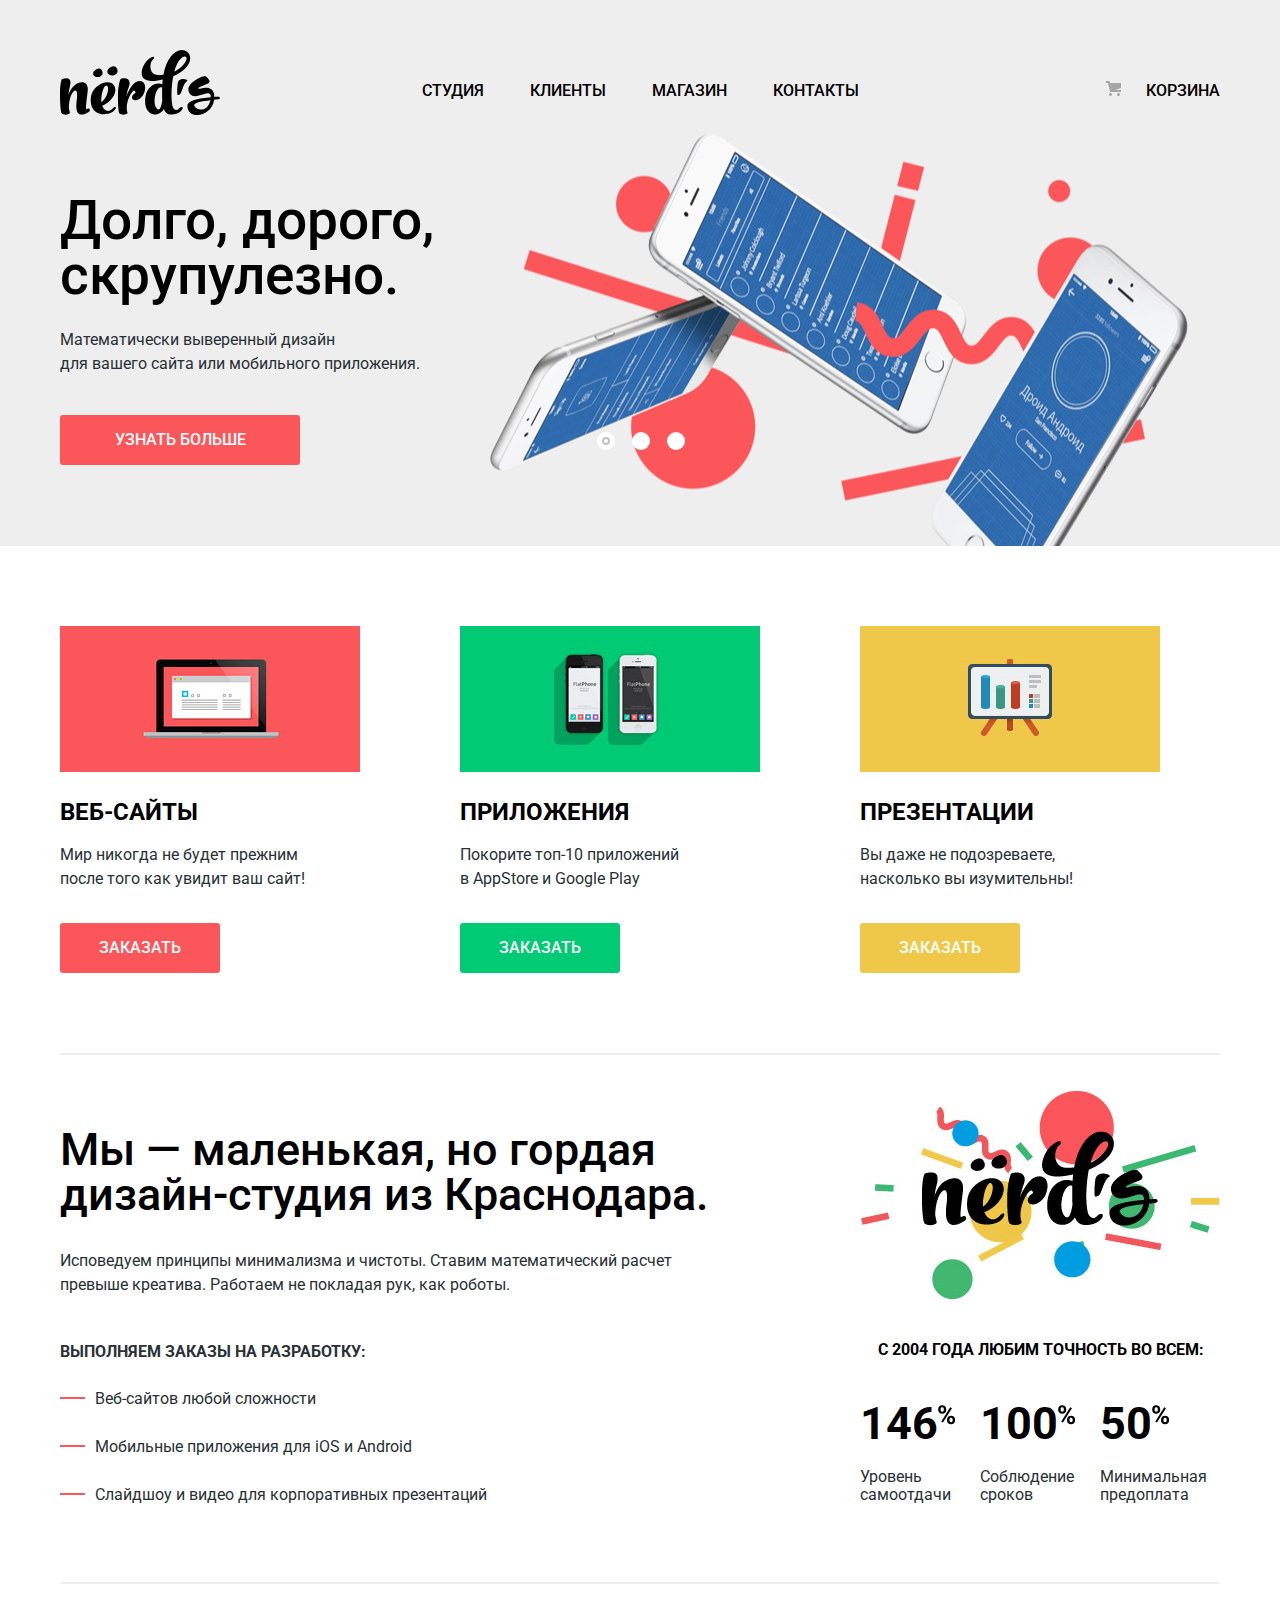
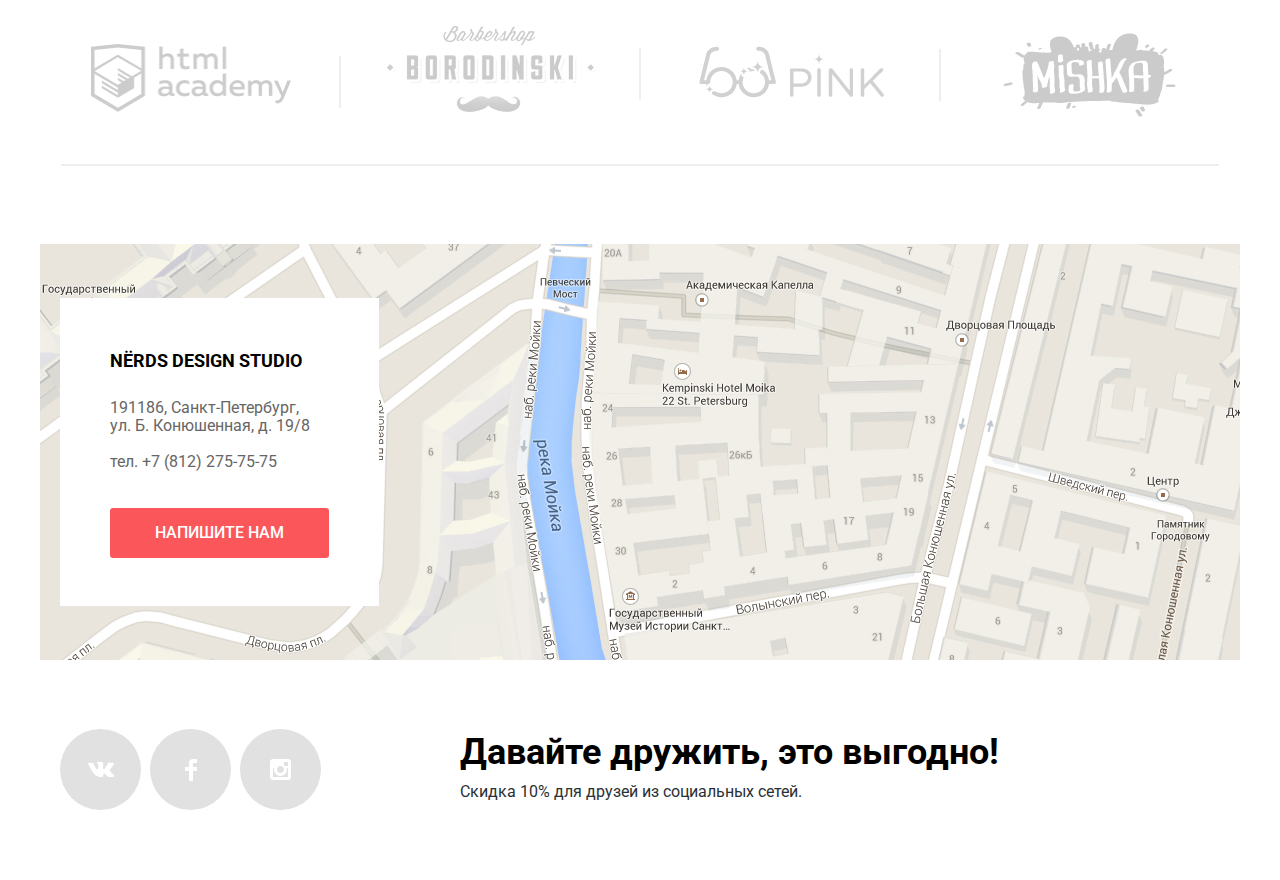
<file: index.html>
<!DOCTYPE html>
<html class="page" lang="ru">

<head>
    <meta charset="utf-8">
    <title>HTML Academy: Нёрдс</title>
    <link rel="stylesheet" href="css/normalize.css">
    <link href="css/min.style.css" rel="stylesheet">
    <link href="https://fonts.googleapis.com/css2?family=Roboto:wght@400;500;700&display=swap" rel="stylesheet">
</head>

<body class="page-body">
    <header class="main-header">
        <div class="container header-container">
            <a class="header-logo">
                <img src="img/nerds-logo.svg" width="160" height="66" alt="лого">
            </a>
            <nav class="main-navigation">
                <ul class="site-navigation">
                    <li><a href="404.html">Студия</a></li>
                    <li><a href="404.html">Клиенты</a></li>
                    <li><a href="catalog.html">Магазин</a></li>
                    <li><a href="404.html">Контакты</a></li>
                </ul>
                <ul class="user-navigation">
                    <li><a href="404.html">Корзина</a></li>
                </ul>
            </nav>
        </div>
    </header>
    <main>

        <section class="slider">
            <div class="container">
                <h1 class="visually-hidden">Магазин готовых шаблонов</h1>
                <ul class="slider-list">
                    <li class="slider-item slide-1 active">
                        <p class="slider-item-text-title">Долго, дорого, скрупулезно.</p>
                        <p class="slider-item-text">Математически выверенный дизайн<br> для вашего сайта или мобильногo приложения.</p>
                        <a class="button button-slider" href="#">Узнать больше</a>
                    </li>
                    <li class="slider-item slide-2">
                        <p class="slider-item-text-title">Любим математику как никто другой</p>
                        <p class="slider-item-text">Накакого креатива, только математичекские формулу для расчета идеальных пропорций
                        </p>
                        <a class="button button-slider" href="#">Узнать больше</a>
                    </li>
                    <li class="slider-item slide-3">
                        <p class="slider-item-text-title">Только ночь,<br> только хардкор</p>
                        <p class="slider-item-text">Работать днем, как все? Мы против этого. Ближе к полуночи работа только начинается
                        </p>
                        <a class="button button-slider" href="#">Узнать больше</a>
                    </li>
                </ul>
                <div class="button-control-list">
                    <!-- Кнопки для слайдера -->
                    <button class="button-control active" data-slide="slide-1" type="button"></button>
                    <button class="button-control" data-slide="slide-2" type="button"></button>
                    <button class="button-control" data-slide="slide-3" type="button"></button>
                </div>
            </div>
        </section>

        <section class="service">
            <div class="container">
                <h2 class="visually-hidden">Наши услуги</h2>
                <ul class="service-list">
                    <li class="service-item">
                        <div><img src="img/illustration-1_1.jpg" width="300" height="146" alt="веб-сайты"></div>
                        <h3>веб-сайты</h3>
                        <p>Мир никогда не будет прежним после того как увидит ваш сайт!</p>
                        <a class="button red" href="#">Заказать</a>
                    </li>
                    <li class="service-item">
                        <div><img src="img/illustration-2_1.jpg" width="300" height="146" alt="приложения"></div>
                        <h3>приложения</h3>
                        <p>Покорите топ-10 приложений<br> в AppStore и Google Play</p>
                        <a class="button green" href="#">Заказать</a>
                    </li>
                    <li class="service-item">
                        <div><img src="img/illustration-3_1.jpg" width="300" height="146" alt="презентации"></div>
                        <h3>презентации</h3>
                        <p>Вы даже не подозреваете, насколько вы изумительны!</p>
                        <a class="button yellow" href="#">Заказать</a>
                    </li>
                </ul>
            </div>
        </section>
        <section class="about">
            <div class="container about-container">
                <h2 class="visually-hidden">Наша студия в Краснодаре</h2>
                <div class="about-text">
                    <h2>Мы — маленькая, но гордая дизайн-студия из Краснодара.</h2>
                    <p class="about-text-item">Исповедуем принципы минимализма и чистоты. Ставим математический расчет превыше креатива. Работаем не покладая рук, как роботы.</p>
                    <p class="about-text-list-title">выполняем заказы на разработку:</p>
                    <ul class="about-text-list">
                        <li>Веб-сайтов любой сложности</li>
                        <li>Мобильные приложения для iOS и Android </li>
                        <li>Слайдшоу и видео для корпоративных презентаций</li>
                    </ul>
                </div>
                <div class="about-skill">
                    <div><img src="img/nerds-illustration_1.png" width="360" height="208" alt="лого"></div>
                    <p class="about-skill-title">с 2004 года любим точность во всем:</p>
                    <ul class="about-skill-list">
                        <li class="about-skill-item">
                            <p>146<span></span></p>
                            <p class="about-skill-item-text">Уровень самоотдачи</p>
                        </li>
                        <li class="about-skill-item">
                            <p>100<span></span></p>
                            <p class="about-skill-item-text">Соблюдение сроков</p>
                        </li>
                        <li class="about-skill-item">
                            <p>50<span></span></p>
                            <p class="about-skill-item-text">Минимальная предоплата</p>
                        </li>
                    </ul>
                </div>
            </div>
        </section>
        <section class="examples">
            <div class="container examples-container">
                <h2 class="visually-hidden">Наши работы</h2>
                <ul class="examples-list">
                    <li class="examples-item  example-html">
                        <a href="#"><img src="img/logo-1_1.png" width="200" height="68" alt="html академия"></a>
                    </li>
                    <li class="examples-item example-borodinski">
                        <a href="#"><img src="img/logo-2_1.png" width="209" height="90" alt="Барбершоп dorodinski"></a>
                    </li>
                    <li class="examples-item example-pink">
                        <a href="#"><img src="img/logo-3_1.png" width="185" height="52" alt="pink"></a>
                    </li>
                    <li class="examples-item example-mishka">
                        <a href="#"><img src="img/logo-4_1.png" width="173" height="84" alt="mishka"></a>
                    </li>
                </ul>
            </div>
        </section>
        <section class="contacts">
            <iframe src="https://yandex.ru/map-widget/v1/?um=constructor%3A5772364aff8652149481db71923195f91fdd47f5d28d2a982af5074bfd1ae488&amp;source=constructor"></iframe>
            <div class="container container-contacts">
                <h2 class="visually-hidden">Контактная информация</h2>
                <div class="contacts-info">
                    <p>nёrds design studio</p>
                    <address class="contacts-info-adress">
                        191186, Санкт-Петербург, ул. Б. Конюшенная, д. 19/8
                    </address>
                    <p class="contacts-info-phone">
                        тел. <a href="tel:+78122757575">+7 (812) 275-75-75</a>
                    </p>
                    <a href="" class="button button-contacts">Напишите нам</a>
                </div>
            </div>
        </section>
    </main>
    <footer class="page-footer">
        <div class="page-footer-container container">
            <section class="footer-social">
                <h2 class="visually-hidden">Наши соц сети</h2>
                <ul class="social-list">
                    <li>
                        <a class="social-button" href="#"><span class="visually-hidden">Vk</span><svg
                xmlns="http://www.w3.org/2000/svg" width="26" height="15">
                <path fill="#FFF"
                  d="M16.138 11.51c.956-.309 2.18 2.04 3.483 2.939.978.681 1.727.534 1.727.534l3.473-.05s1.815-.112.957-1.554c-.071-.12-.503-1.069-2.585-3.022-2.177-2.043-1.882-1.712.739-5.244 1.597-2.153 2.236-3.468 2.036-4.028-.192-.539-1.365-.399-1.365-.399L20.69.713c-.381.001-.704.119-.851.515-.003.004-.621 1.666-1.445 3.079-1.741 2.989-2.436 3.148-2.724 2.961-.661-.433-.494-1.737-.494-2.664 0-2.897.432-4.105-.846-4.417-.427-.104-.739-.172-1.828-.182-1.392-.021-2.574 0-3.244.329-.445.223-.786.712-.579.74.26.035.843.16 1.155.586.401.552.389 1.789.389 1.789s.229 3.411-.54 3.834c-.528.29-1.25-.302-2.803-3.016-.793-1.388-1.392-2.922-1.392-2.922s-.116-.285-.326-.441c-.25-.185-.6-.244-.6-.244L.848.684S.29.7.085.946c-.182.218-.015.668-.015.668s2.909 6.881 6.203 10.347c3.02 3.182 6.452 2.971 6.452 2.971h1.555s.469-.054.709-.312c.224-.24.214-.691.214-.691s-.031-2.109.935-2.419z">
                </path>
              </svg></a>
                    </li>
                    <li>
                        <a class="social-button" href="#"><span class="visually-hidden">Face</span><svg
                xmlns="http://www.w3.org/2000/svg" width="12" height="22">
                <path fill="#FFF" d="M12 4V0H8a4 4 0 0 0-4 4v4H0v4h4v10h4V12h4V8H8V4h4z"></path>
              </svg></a>
                    </li>
                    <li>
                        <a class="social-button" href="#"><span class="visually-hidden">Inst</span><svg
                xmlns="http://www.w3.org/2000/svg" width="21" height="21">
                <path fill="#FFF"
                  d="M18 0H3C1.35 0 0 1.35 0 3v15c0 1.65 1.35 3 3 3h15c1.65 0 3-1.35 3-3V3c0-1.65-1.35-3-3-3zm-7.5 7c1.93 0 3.5 1.57 3.5 3.5S12.43 14 10.5 14 7 12.43 7 10.5 8.57 7 10.5 7zM18 18H3V9h1.181A6.504 6.504 0 0 0 4 10.5a6.5 6.5 0 1 0 13 0 6.45 6.45 0 0 0-.181-1.5H18v9zm0-11h-4V3h4v4z">
                </path>
              </svg></a>
                    </li>
                </ul>
            </section>
            <section class="footer-text">
                <h2 class="visually-hidden">Давайте дружить!</h2>
                <p>Давайте дружить, это выгодно!</p>
                <p class="footer-text-item">Скидка 10% для друзей из социальных сетей.</p>
            </section>
        </div>
    </footer>
    <section class="popup-contacts">
        <button class="popup-contacts-close" type="button">Закрыть</button>
        <h2 class="popup-contacts-title">Напишите нам</h2>
        <form class="popup-form" action="#" method="post" oninput="">
            <div class="popup-text">
                <label for="name-contacts">Ваше имя</label>
                <input class="popup-contacts-area invalid" type="text" id="name-contacts" name="name" placeholder="Имя Фамилия" required>
            </div>
            <div class="popup-text">
                <label for="e-mail-contacts">Ваше e-mail</label>
                <input class="popup-contacts-area" type="text" id="e-mail-contacts" name="e-mail" placeholder="e-mail@example.com" required>
            </div>
            <div class="popup-text-contacts">
                <label for="text-contacts">Текст письма</label>
                <textarea class="popup-contacts-area popup-contacts-area-text" rows="4" name="letter-text" id="text-contacts" placeholder="В свободной форме" required></textarea>
            </div>
        </form>
        <button class="button popup-contacts-button" type="submit">Отправить</button>
    </section>
    <script src="js/min.script.js"></script>
</body>

</html>
</file>
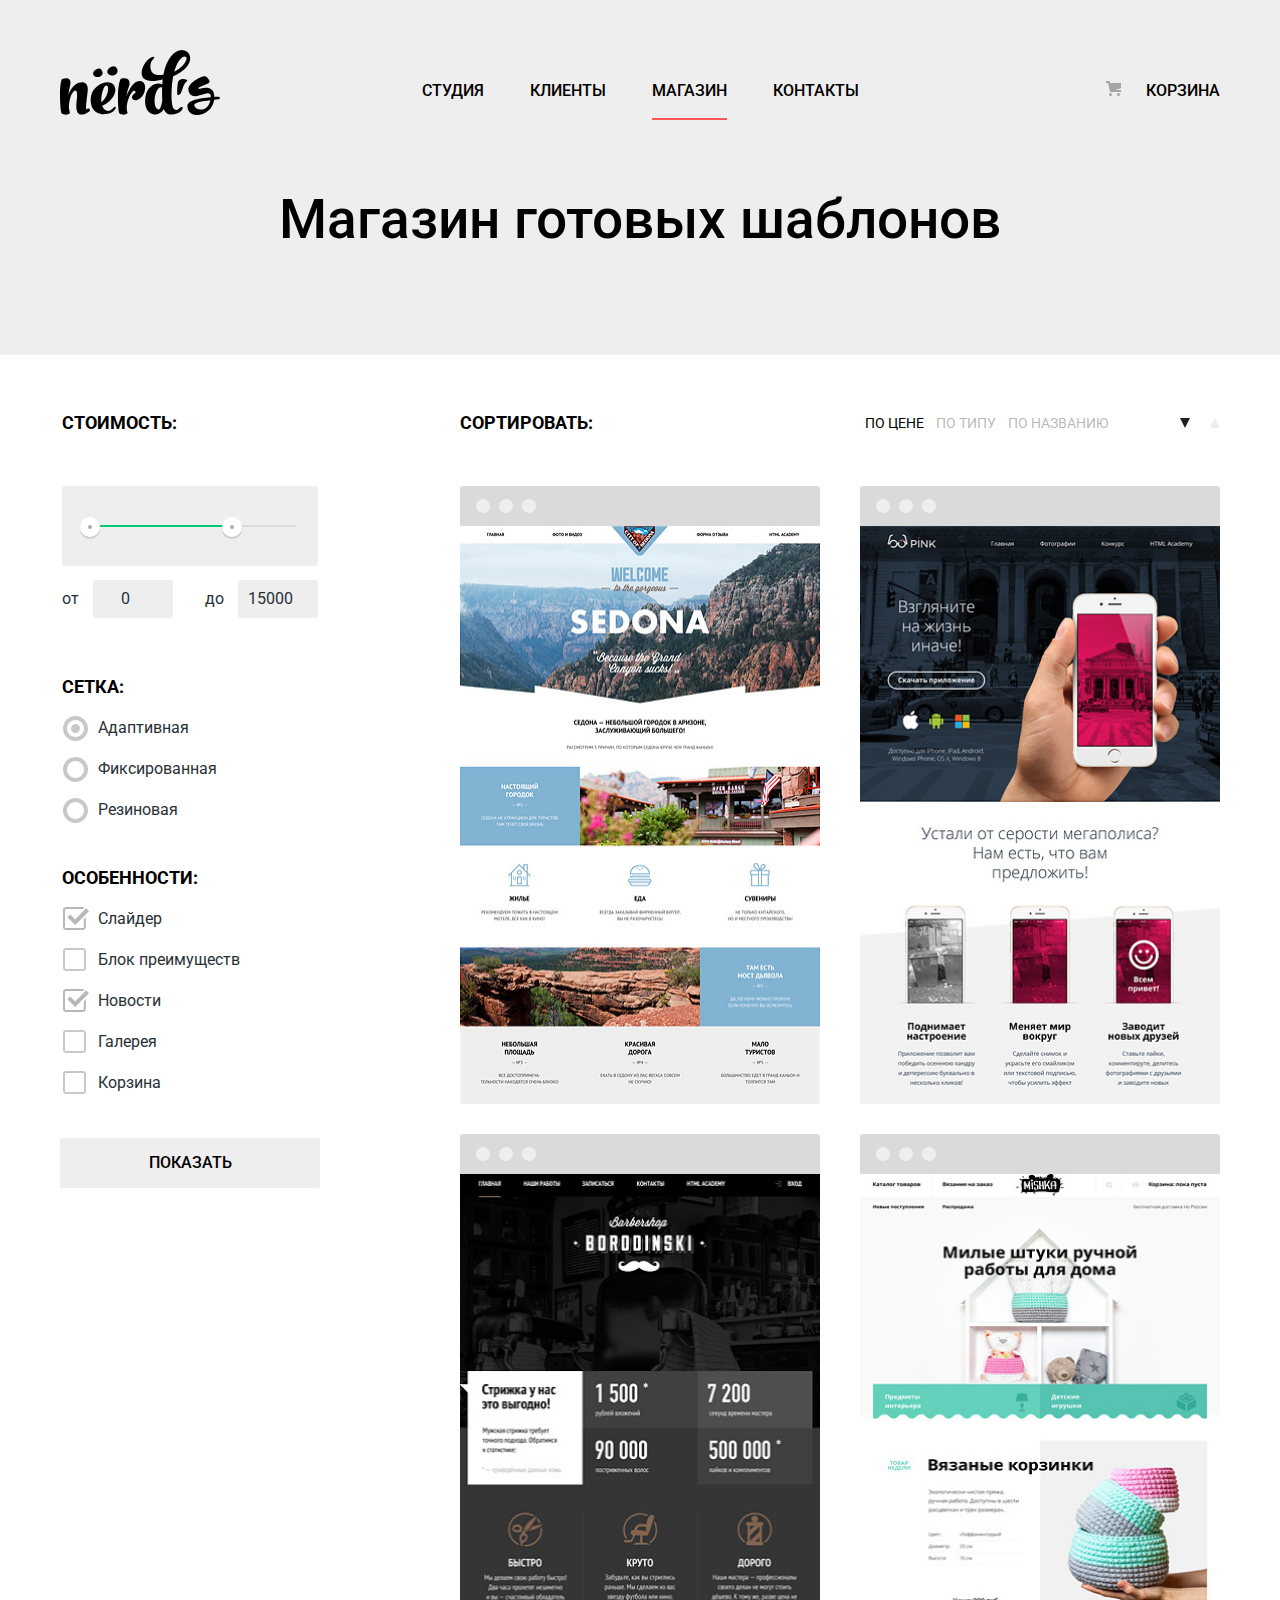
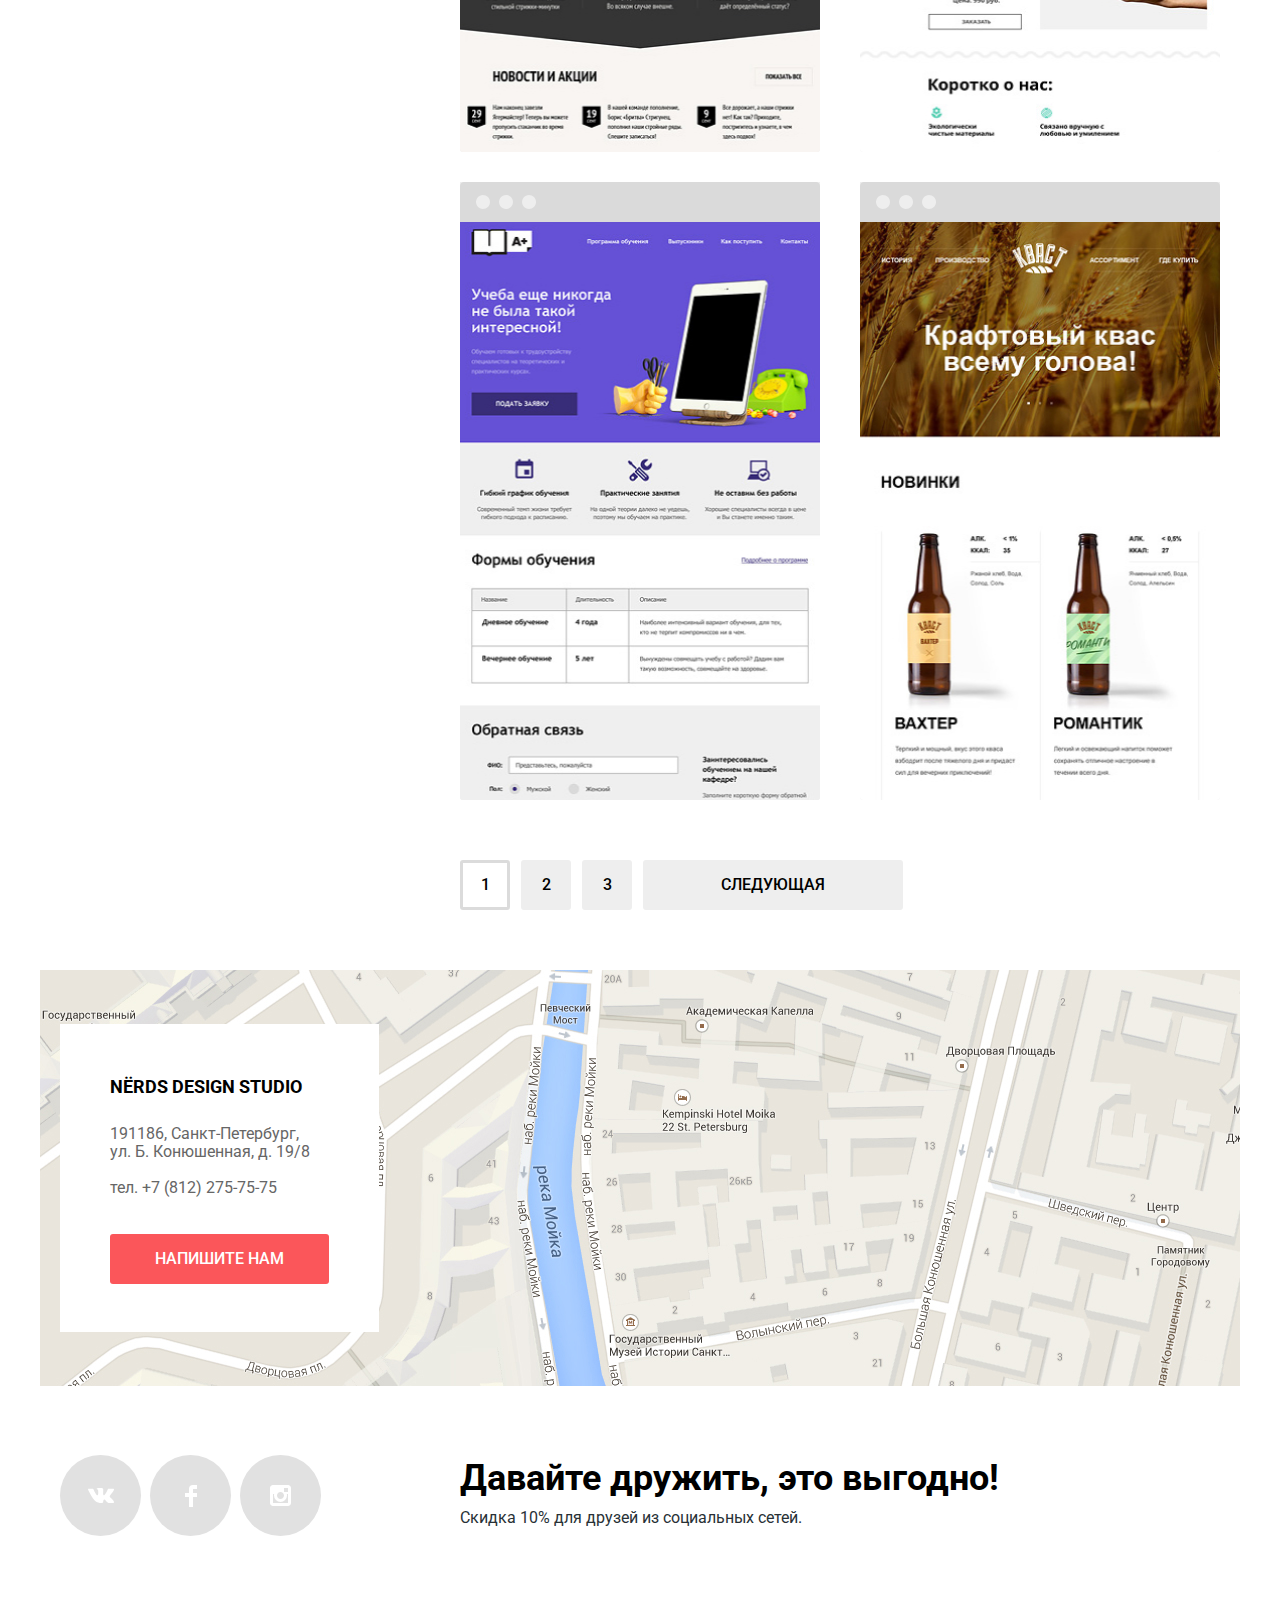
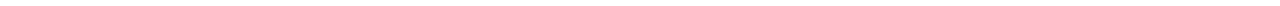
<file: catalog.html>
<!DOCTYPE html>
<html lang="ru">

<head>
    <meta charset="utf-8">
    <title>HTML Academy: Нёрдс</title>
    <link rel="stylesheet" href="css/normalize.css">
    <link href="css/min.style.css" rel="stylesheet">
    <link href="https://fonts.googleapis.com/css2?family=Roboto:wght@400;500;700&display=swap" rel="stylesheet">
</head>

<body class="page-body">
    <header class="main-header">
        <div class="container header-container">
            <a href="index.html" class="header-logo">
                <img src="img/nerds-logo.svg" width="160" height="66" alt="лого">
            </a>
            <nav class="main-navigation">
                <ul class="site-navigation">
                    <li><a href="404.html">Студия</a></li>
                    <li><a href="404.html">Клиенты</a></li>
                    <li><a class="nav-active" href="catalog.html">Магазин</a></li>
                    <li><a href="404.html">Контакты</a></li>
                </ul>
                <ul class="user-navigation">
                    <li><a href="404.html">Корзина</a></li>
                </ul>
            </nav>
        </div>
    </header>
    <main>
        <section class="catalog-page-title">
            <div class="container">
                <h1>Магазин готовыx шаблонов</h1>
            </div>
        </section>
        <section class="catalog-main-content">
            <div class="container container-catalog">
                <h2 class="visually-hidden">Наши предложения</h2>
                <section class="catalog-filter-left">
                    <h2 class="visually-hidden">Фильтр товаров</h2>
                    <form method="get" class="catalog-filter-main">
                        <fieldset class="catalog-filter-main_price">
                            <legend class="catalog-filter-main_title">стоимость:</legend>
                            <div class="range-filter">
                                <div class="range-controls">
                                    <div class="scale">
                                        <div class="bar"></div>
                                    </div>
                                    <div class="toggle toggle-min"></div>
                                    <div class="toggle toggle-max"></div>
                                </div>
                                <div class="price-controls">
                                    <label class="min-price">
                    от <input type="number" name="min-price" value="0">
                  </label>
                                    <label class="max-price">
                    до <input type="number" name="max-price" value="15000">
                  </label>
                                </div>
                            </div>
                        </fieldset>
                        <fieldset class="catalog-filter-main_grid">
                            <legend class="catalog-filter-main_title">сетка:</legend>
                            <ul>
                                <li class="catalog-filter-option filter-radio">
                                    <input class="visually-hidden catalog-filter-radio" name="grid" type="radio" id="adaptive" checked>
                                    <label for="adaptive">Адаптивная</label>
                                </li>
                                <li class="catalog-filter-option filter-radio">
                                    <input class="visually-hidden catalog-filter-radio" name="grid" type="radio" id="fixed">
                                    <label for="fixed">Фиксированная</label>
                                </li>
                                <li class="catalog-filter-option filter-radio">
                                    <input class="visually-hidden catalog-filter-radio" name="grid" type="radio" id="rubber">
                                    <label for="rubber">Резиновая</label>
                                </li>
                            </ul>
                        </fieldset>
                        <fieldset class="catalog-filter-main_features">
                            <legend class="catalog-filter-main_title">особенности:</legend>
                            <ul>
                                <li class="catalog-filter-option filter-checkbox">
                                    <input class="visually-hidden catalog-filter-checkbox" type="checkbox" id="slide" checked>
                                    <label for="slide">Слайдер</label>
                                </li>
                                <li class="catalog-filter-option filter-checkbox">
                                    <input class="visually-hidden catalog-filter-checkbox" type="checkbox" id="advantege">
                                    <label for="advantege">Блок преимуществ</label>
                                </li>
                                <li class="catalog-filter-option filter-checkbox">
                                    <input class="visually-hidden catalog-filter-checkbox" type="checkbox" id="news" checked>
                                    <label for="news">Новости</label>
                                </li>
                                <li class="catalog-filter-option filter-checkbox">
                                    <input class="visually-hidden catalog-filter-checkbox" type="checkbox" id="galery">
                                    <label for="galery">Галерея</label>
                                </li>
                                <li class="catalog-filter-option filter-checkbox">
                                    <input class="visually-hidden catalog-filter-checkbox" type="checkbox" id="cart">
                                    <label for="cart">Корзина</label>
                                </li>
                            </ul>
                        </fieldset>
                    </form>
                    <button class="button-filter" type="button">Показать</button>
                </section>
                <div class="catalog-products-right">
                    <section class="catalog-filter">
                        <h2 class="visually-hidden">Сотритровка товаров</h2>
                        <p>сортировать:</p>
                        <ul class="catalog-filter-list">
                            <li class="catalog-filter-item">
                                <button class="button-filter-active" type="button">по цене</button>
                            </li>
                            <li class="catalog-filter-item">
                                <button type="button">по типу</button>
                            </li>
                            <li class="catalog-filter-item">
                                <button type="button">по названию</button>
                            </li>
                        </ul>
                        <ul class="catalog-toggle-list">
                            <li class="catalog-toggle-item">
                                <a class="catalog-toggle-item_up catalog-toggle-active" href=""></a>
                            </li>
                            <li class="catalog-toggle-item">
                                <a class="catalog-toggle-item_down" href=""></a>
                            </li>
                        </ul>
                    </section>
                    <section class="catalog-products">
                        <h2 class="visually-hidden">Наши товары</h2>
                        <ul class="catalog-products-list">
                            <li class="catalog-products-item">
                                <div>
                                    <img src="img/img-sedona_1.jpg" width="360" height="578" alt="sedona">
                                </div>
                                <div class="catalog-products-item_mask">
                                    <a class="catalog-products-item_mask_title" href="#">sedona</a>
                                    <p>Информационный сайт для туристов</p>
                                    <a class="button-mask" href="#">9 900&nbsp;<span>₽</span></a>
                                </div>
                            </li>
                            <li class="catalog-products-item">
                                <div>
                                    <img src="img/img-pink_1.jpg" width="360" height="578" alt="pink app">
                                </div>
                                <div class="catalog-products-item_mask">
                                    <a class="catalog-products-item_mask_title" href="#">pink app</a>
                                    <p>Продуктивный лендинг прилоения на iOS и Android</p>
                                    <a class="button-mask" href="#">9 900&nbsp;<span>₽</span></a>

                                </div>
                            </li>
                            <li class="catalog-products-item">
                                <div>
                                    <img src="img/img-barbershop_1.jpg" width="360" height="578" alt="barbershop">
                                </div>
                                <div class="catalog-products-item_mask">
                                    <a class="catalog-products-item_mask_title" href="#">barbershop</a>
                                    <p>Сайт салона красоты. Для мужчин, да.</p>
                                    <a class="button-mask" href="#">9 900&nbsp;<span>₽</span></a>
                                </div>
                            </li>
                            <li class="catalog-products-item">
                                <div>
                                    <img src="img/img-mishka_1.jpg" width="360" height="578" alt="mishka">
                                </div>
                                <div class="catalog-products-item_mask">
                                    <a class="catalog-products-item_mask_title" href="#">mishka</a>
                                    <p>Интернет-магазин, вязаных игрушек</p>
                                    <a class="button-mask" href="#">9 900&nbsp;<span>₽</span></a>
                                </div>
                            </li>
                            <li class="catalog-products-item">
                                <div>
                                    <img src="img/img-aplus_1.jpg" width="360" height="578" alt="a plus">
                                </div>
                                <div class="catalog-products-item_mask">
                                    <a class="catalog-products-item_mask_title" href="#">a plus</a>
                                    <p>Лендинг курсво повышения квалификации</p>
                                    <a class="button-mask" href="#">9 900&nbsp;<span> ₽</span></a>
                                </div>
                            </li>
                            <li class="catalog-products-item">
                                <div>
                                    <img src="img/img-kvast_1.jpg" width="360" height="578" alt="кваст">
                                </div>
                                <div class="catalog-products-item_mask">
                                    <a class="catalog-products-item_mask_title" href="#">кваст</a>
                                    <p>Промо-сайт производителя кравфтового кваса</p>
                                    <a class="button-mask" href="#">9 900&nbsp;<span>₽</span></a>
                                </div>
                            </li>
                        </ul>
                        <ul class="catalog-pagination">
                            <li class="catalog-pagination-item catalog-pagination-item__active"><a href="#">1</a></li>
                            <li class="catalog-pagination-item"><a href="#">2</a></li>
                            <li class="catalog-pagination-item"><a href="#">3</a></li>
                            <li class="catalog-pagination-item"><a href="#">следующая</a></li>
                        </ul>
                    </section>
                </div>
            </div>
        </section>
        <section class="contacts">
            <iframe src="https://yandex.ru/map-widget/v1/?um=constructor%3A5772364aff8652149481db71923195f91fdd47f5d28d2a982af5074bfd1ae488&amp;source=constructor"></iframe>
            <div class="container container-contacts">
                <h2 class="visually-hidden">Контактная информация</h2>
                <div class="contacts-info">
                    <p>nёrds design studio</p>
                    <address class="contacts-info-adress">
                        191186, Санкт-Петербург, ул. Б. Конюшенная, д. 19/8
                    </address>
                    <p class="contacts-info-phone">
                        тел. <a href="tel:+78122757575">+7 (812) 275-75-75</a>
                    </p>
                    <a href="" class="button button-contacts">Напишите нам</a>
                </div>
            </div>
        </section>
    </main>
    <footer class="page-footer">
        <div class="page-footer-container container">
            <section class="footer-social">
                <h2 class="visually-hidden">Наши соц сети</h2>
                <ul class="social-list">
                    <li>
                        <a class="social-button" href="#"><span class="visually-hidden">Vk</span><svg
                xmlns="http://www.w3.org/2000/svg" width="26" height="15">
                <path fill="#FFF"
                  d="M16.138 11.51c.956-.309 2.18 2.04 3.483 2.939.978.681 1.727.534 1.727.534l3.473-.05s1.815-.112.957-1.554c-.071-.12-.503-1.069-2.585-3.022-2.177-2.043-1.882-1.712.739-5.244 1.597-2.153 2.236-3.468 2.036-4.028-.192-.539-1.365-.399-1.365-.399L20.69.713c-.381.001-.704.119-.851.515-.003.004-.621 1.666-1.445 3.079-1.741 2.989-2.436 3.148-2.724 2.961-.661-.433-.494-1.737-.494-2.664 0-2.897.432-4.105-.846-4.417-.427-.104-.739-.172-1.828-.182-1.392-.021-2.574 0-3.244.329-.445.223-.786.712-.579.74.26.035.843.16 1.155.586.401.552.389 1.789.389 1.789s.229 3.411-.54 3.834c-.528.29-1.25-.302-2.803-3.016-.793-1.388-1.392-2.922-1.392-2.922s-.116-.285-.326-.441c-.25-.185-.6-.244-.6-.244L.848.684S.29.7.085.946c-.182.218-.015.668-.015.668s2.909 6.881 6.203 10.347c3.02 3.182 6.452 2.971 6.452 2.971h1.555s.469-.054.709-.312c.224-.24.214-.691.214-.691s-.031-2.109.935-2.419z">
                </path>
              </svg></a>
                    </li>
                    <li>
                        <a class="social-button" href="#"><span class="visually-hidden">Face</span><svg
                xmlns="http://www.w3.org/2000/svg" width="12" height="22">
                <path fill="#FFF" d="M12 4V0H8a4 4 0 0 0-4 4v4H0v4h4v10h4V12h4V8H8V4h4z"></path>
              </svg></a>
                    </li>
                    <li>
                        <a class="social-button" href="#"><span class="visually-hidden">Inst</span><svg
                xmlns="http://www.w3.org/2000/svg" width="21" height="21">
                <path fill="#FFF"
                  d="M18 0H3C1.35 0 0 1.35 0 3v15c0 1.65 1.35 3 3 3h15c1.65 0 3-1.35 3-3V3c0-1.65-1.35-3-3-3zm-7.5 7c1.93 0 3.5 1.57 3.5 3.5S12.43 14 10.5 14 7 12.43 7 10.5 8.57 7 10.5 7zM18 18H3V9h1.181A6.504 6.504 0 0 0 4 10.5a6.5 6.5 0 1 0 13 0 6.45 6.45 0 0 0-.181-1.5H18v9zm0-11h-4V3h4v4z">
                </path>
              </svg></a>
                    </li>
                </ul>
            </section>
            <section class="footer-text">
                <h2 class="visually-hidden">Давайте дружить!</h2>
                <p>Давайте дружить, это выгодно!</p>
                <p class="footer-text-item">Скидка 10% для друзей из социальных сетей.</p>
            </section>
        </div>
    </footer>
    <section class="popup-contacts">
        <button class="popup-contacts-close" type="button">Закрыть</button>
        <h2 class="popup-contacts-title">Напишите нам</h2>
        <form class="popup-form" action="#" method="post" oninput="">
            <div class="popup-text">
                <label for="name-contacts">Ваше имя</label>
                <input class="popup-contacts-area invalid" type="text" id="name-contacts" name="name" placeholder="Имя Фамилия" required>
            </div>
            <div class="popup-text">
                <label for="e-mail-contacts">Ваше e-mail</label>
                <input class="popup-contacts-area" type="text" id="e-mail-contacts" name="e-mail" placeholder="e-mail@example.com" required>
            </div>
            <div class="popup-text-contacts">
                <label for="text-contacts">Текст письма</label>
                <textarea class="popup-contacts-area popup-contacts-area-text" rows="4" name="letter-text" id="text-contacts" placeholder="В свободной форме" required></textarea>
            </div>
        </form>
        <button class="button popup-contacts-button" type="submit">Отправить</button>
    </section>
    <script src="js/min.script.js"></script>
</body>

</html>
</file>
<file: css/min.style.css>
@keyframes bounce{0%{transform:translateY(-2000px)}70%{transform:translateY(30px)}90%{transform:translateY(-10px)}to{transform:translateY(0)}}:root{--basik-red: #FB565A;--light-red: #E74246;--dark-red: #D7373B;--basik-green: #00CA74;--light-green: #00BC6C;--dark-green: #00AA62;--basik-yellow: #EFC849;--light-yellow: #EAB534;--dark-yellow: #E5A722;--basik-white: #FFFFFF;--footer-gray: #E1E1E1;--light-gray: #EEEEEE;--basik-gray: #DFDFDF;--dark-gray: #283136;--basik-black: #000000;--shadow-text: rgba(0, 1, 1, 0.1);--shadow-black: rgba(0, 0, 0, 0.3);--shadow-white: rgba(255, 255, 255, 0.3);--shadow-light-balck: rgba(0, 0, 0, 0.15);--catalog-gray: #666666;--catalog-light-gray: #DBDBDB;--catalog-filter-gray: #D7DCDF;--catalog-filter-green: #00CA74;--catalog-filter-toggle-gray: #ABABAB;--catalog-pagination-gray: #D5D5D5;--catalog-filter-toggle-light-grey: #A6A6A6;--catalog-filter-toggle-balack: #231F20;--popup-grey: #B4B9BB;--popup-basik-white: #d7dcde;--popup-basik-grey: #a1a1a1;--slider-gray: #C1C1C1}.container{width:1160px;padding:0 20px;margin:0 auto}body{min-width:1200px}.page-body{font-family:"Roboto",Arial,sans-serif;font-weight:400;margin:0;font-size:16px;line-height:24px;align-items:center;color:var(--dark-gray)}.visually-hidden:not(:focus):not(:active),input[type=checkbox].visually-hidden,input[type=radio].visually-hidden{overflow:hidden;clip:rect(0 0 0 0);position:absolute;width:1px;height:1px;margin:-1px;padding:0;border:0;white-space:nowrap;clip-path:inset(100%)}a{text-decoration:none}a.header-logo img{margin-bottom:10px}.header-navigation-wrapper{display:flex}.header-logo{margin-right:202px;cursor:pointer}.social-button:active svg,a.header-logo:active{opacity:.3}.main-header{background-color:var(--light-gray);color:var(--basik-black);height:116px}.header-container{display:flex;padding-top:49px}.main-navigation{display:flex;align-items:center;justify-content:space-between;width:100%;text-transform:uppercase;font-weight:500;line-height:30px}.main-navigation a{color:var(--basik-black)}.main-navigation a:hover{color:var(--basik-red)}.main-navigation a:active{color:var(--shadow-black)}.site-navigation,.user-navigation{list-style:none;display:flex;padding:0}.site-navigation{justify-content:space-between;width:437px;height:30px}.user-navigation{flex-wrap:wrap;margin-left:auto;position:relative}.user-navigation::before{content:url(../img/cart-icon.svg);width:15px;height:15px;left:-40px;top:0;position:absolute}.site-navigation li:active{border-bottom:2px solid var(--basik-red);height:42px}.slider{background-color:var(--light-gray);height:430px}.button,.slider .container{display:flex;justify-content:center}.slider .container{flex-direction:column}.button{background-color:var(--basik-red);color:var(--basik-white);width:160px;height:50px;border-radius:3px;align-items:center;text-transform:uppercase;font-weight:500}.button:active{box-sizing:border-box;box-shadow:inset 0 3px 0 var(--shadow-text);border-radius:3px}.button-slider{width:240px;height:50px;margin-top:39px}.button-slider:hover{background-color:var(--light-red)}.button-slider:active{background-color:var(--dark-red);color:var(--shadow-white)}.button-control-list{position:relative;height:18px;left:51%;width:110px;transform:translateX(-50%);bottom:114px}.button-control{position:relative;width:18px;height:18px;border-radius:50%;background-color:var(--basik-white);border:0;margin-right:13px;cursor:pointer}.slide-1,.slide-2,.slide-3{background-image:url(../img/nerds-index-slide1_1.png);background-repeat:no-repeat;background-position:99%}.slide-2,.slide-3{background-image:url(../img/nerds-index-slide2_1.png)}.slide-3{background-image:url(../img/nerds-index-slide3_1.png)}.slider-list{position:relative;list-style:none;margin:0;padding:0;height:430px}.slider-item{width:100%;height:430px}.slider-item-text-title{width:538px}.slider-item-text{width:420px}.slider-item p{margin:0 0 25px}.slider-item p:nth-child(1){font-size:55px;line-height:55px;color:var(--basik-black);font-weight:500;padding-top:77px}.slider-item{display:none}.catalog-products-item:hover .catalog-products-item_mask,.slider-item.active{display:block}.button-control.active::before{content:"";position:absolute;border-radius:50%;left:5px;top:5px;width:8px;height:8px;box-sizing:border-box;border:2px solid var(--slider-gray)}.service-list{list-style:none;display:grid;grid-template-columns:repeat(3,1fr);grid-column-gap:100px;grid-row-gap:20px;margin:80px 0;padding:0;width:1100px}.service-item{width:300px}.service-item div{background-color:var(--dark-gray);width:300px;height:146px}.service-item h3{font-size:24px;line-height:30px;text-transform:uppercase;font-weight:700;color:var(--basik-black);margin:25px 0 16px}.service-item p{color:var(--dark-gray);max-width:260px;margin:0 0 32px}.green,.red,.yellow{background-color:var(--basik-red);color:var(--basik-white);border-radius:3px}.red:hover{background-color:var(--light-red)}.red:active{background-color:var(--dark-red);color:var(--shadow-white)}.green,.yellow{background-color:var(--basik-green)}.green:hover{background-color:var(--light-green)}.green:active{background-color:var(--dark-green);color:var(--shadow-white)}.yellow{background-color:var(--basik-yellow)}.yellow:hover{background-color:var(--light-yellow)}.yellow:active{background-color:var(--dark-yellow);color:var(--shadow-white)}.about-container{border-top:2px solid var(--light-gray);padding:36px 0 75px}.about .container{display:flex;justify-content:space-between}.about-skill-title{color:var(--basik-black);font-size:16px;line-height:24px;font-weight:700;text-transform:uppercase;margin:32px 0 30px 2px;text-align:center}.about-text{width:651px}.about-text p{margin:0}.about-text h2{font-weight:500;font-size:45px;line-height:45px;color:var(--basik-black);margin:36px 0 0}.about-text .about-text-item{margin-top:32px;line-height:24px}.about-text .about-text-list-title{font-weight:700;text-transform:uppercase;margin-top:43px;margin-bottom:23px}.about-skill,.about-text-list{display:flex;flex-direction:column}.about-text-list{list-style:none;padding:0;margin:0;height:120px;justify-content:space-between}.about-text-list li{position:relative;padding-left:35px}.about-text-list li::before{content:" ";position:absolute;width:25px;height:2px;top:10px;left:0;background-color:var(--basik-red)}.about-skill{width:360px}.about-skill-list{display:flex;padding:0;margin:0}.about-skill-item{list-style:none;width:120px}.about-skill-list .about-skill-item-text{padding-top:12px}.about-skill-item p{margin:0;line-height:18px}.about-skill-item span{position:relative}.about-skill-item span::after{content:" ";position:absolute;background:url(../img/per.svg);height:40px;width:20px;background-repeat:no-repeat;top:8px}.about-skill-item p:nth-child(1){font-weight:700;font-size:45px;line-height:64px;color:var(--basik-black)}.examples-container,.examples-list{display:flex;align-items:center;width:1158px}.examples-container{border-top:2px solid var(--light-gray);border-bottom:2px solid var(--light-gray);height:184px;box-sizing:border-box;margin-bottom:78px}.examples-list{list-style:none;justify-content:space-around;padding:0;margin:0}.examples-item{position:relative;display:flex;justify-content:center;width:300px}.example-html{margin-top:15px;margin-left:-40px}.example-borodinski{margin-left:0}.example-pink{margin-top:2px;margin-right:-3px}.example-mishka{margin-top:9px;margin-left:1px}li.examples-item:not(:last-child)::after{content:"";position:absolute;background-color:var(--light-gray);width:2px;height:52px;right:0;top:50%;transform:translateY(-50%)}.examples-item a{opacity:.2}.catalog-filter-checkbox+label:hover::before,.examples-item a:hover{opacity:1}.examples-item a:active{opacity:.1}.container-contacts{display:flex;align-items:center;background:url(../img/map-1.jpg);height:416px;background-repeat:no-repeat;margin-top:44px;padding-bottom:69px}.contacts-info{box-sizing:border-box;padding:48px 50px 50px;background-color:var(--basik-white);height:308px;width:319px;z-index:1000}.contacts-info p:first-child{color:var(--basik-black);font-weight:700;font-size:18px;line-height:30px;text-transform:uppercase;margin:0 0 23px}.contacts-info-adress{font-family:inherit;font-style:inherit;color:var(--catalog-gray);width:210px;text-align:left;line-height:18px;margin-bottom:15px}.contacts-info-phone{margin:0 0 34px}.contacts-info-phone,.contacts-info-phone a{color:var(--catalog-gray)}.button-contacts{height:50px;width:219px}.button-contacts:hover{background-color:var(--light-red)}.button-contacts:active{background-color:var(--dark-red);color:var(--shadow-white)}.contacts iframe{position:absolute;width:100%;height:416px;border:0}.page-footer-container{display:flex;padding-bottom:70px}.footer-text p:nth-child(2){font-weight:700;font-size:36px;line-height:36px;color:var(--basik-black);margin:0;padding-top:5px}.footer-text-item{margin:0;padding-top:10px}.social-list{display:flex;width:300px;flex-wrap:wrap;list-style:none;padding:0;margin:0 100px 0 0}.social-list li{margin-right:9px}.social-button{display:flex;align-items:center;justify-content:center;background-color:var(--footer-gray);width:81px;height:81px;border-radius:50%}.social-button:hover{background-color:var(--light-red)}.social-button:active{background-color:var(--dark-red);box-shadow:inset 0 3px 0 var(--shadow-text);box-sizing:border-box}.catalog-page-title{background-color:var(--light-gray);height:239px;display:flex;align-items:center}.catalog-page-title h1{margin:0;font-weight:500;font-size:55px;line-height:55px;color:var(--basik-black);text-align:center;padding-bottom:33px}.catalog-filter,.container-catalog{display:flex;justify-content:space-between}.container-catalog{margin-top:53px}.catalog-filter{align-items:center;margin-bottom:48px}.catalog-filter p{margin:0;font-weight:700;font-size:18px;line-height:30px;text-transform:uppercase}.catalog-filter-list,.catalog-toggle-list{padding:0;list-style:none;display:flex;margin:0 0 0 200px}.catalog-filter-item button{font-size:14px;line-height:18px;text-transform:uppercase;color:var(--shadow-black);border:0;outline:0;background-color:var(--basik-white);cursor:pointer}.catalog-filter-item button:hover{color:var(--basik-black);opacity:.6}.catalog-filter p,.catalog-filter-item button:active{color:var(--basik-black)}.catalog-toggle-list{width:40px;justify-content:space-between;margin:0}.catalog-toggle-item a,.catalog-toggle-item a:hover{border-bottom:10px solid var(--catalog-filter-toggle-light-grey)}.catalog-toggle-item a{opacity:.2;cursor:pointer;display:block;border-right:5.5px solid transparent;border-left:5.5px solid transparent}.catalog-toggle-item a:hover{opacity:1}.catalog-toggle-item a:active{opacity:1;border-bottom:10px solid var(--catalog-filter-toggle-balack)}.catalog-toggle-item_up{-webkit-transform:rotate(180deg);transform:rotate(180deg)}.catalog-filter-main ul{list-style:none;margin:0;padding:0}.catalog-filter-left{width:260px;height:780px}.catalog-filter-main fieldset{border:0;padding:0}.catalog-filter-main_grid{margin-top:54px}.catalog-filter-main_features{margin-top:24px}.catalog-filter-main_title{margin-bottom:14px;font-style:normal;font-weight:700;font-size:18px;line-height:30px;text-transform:uppercase;color:var(--basik-black)}.catalog-filter-main_price .catalog-filter-main_title{margin-bottom:48px}.price-controls input,.range-controls{border-radius:3px;background-color:var(--light-gray)}.range-controls{position:relative;padding:39px 22px 39px 33px;margin-bottom:14px}.range-controls .scale{height:2px;background-color:var(--catalog-filter-gray)}.range-controls .bar{height:2px;background-color:var(--catalog-filter-green);width:70%}.range-controls .toggle{position:absolute;top:31px;left:0;width:4px;height:4px;padding:0;border:8px solid var(--basik-white);background-color:var(--catalog-filter-toggle-gray);border-radius:50%;box-shadow:0 2px 1px var(--shadow-light-balck)}.range-controls .toggle-min{left:18px;cursor:pointer}.range-controls .toggle-max{left:160px;cursor:pointer}.price-controls{display:flex;justify-content:space-between}.price-controls input{width:60px;padding:10px;margin-left:10px;text-align:center;color:var(--dark-gray);border:0;font-family:inherit;font-size:inherit}.catalog-filter-option{margin-bottom:17px;padding-left:36px}.catalog-filter-option label{position:relative;display:block;cursor:pointer;user-select:none}.catalog-filter-checkbox+label::before{content:"";background-repeat:no-repeat;background-image:url(../img/checkbox-off.svg);position:absolute;left:-35px;top:0;width:23px;height:23px;opacity:.3}.catalog-filter-checkbox:checked+label::before{content:"";background-repeat:no-repeat;background-image:url(../img/checkbox-on.svg);position:absolute;left:-35px;top:0;width:26px;height:26px;opacity:.4}.catalog-filter-checkbox:checked+label:hover::before{opacity:1}.catalog-filter-checkbox:checked+label:disabled::before{opacity:.3}.catalog-filter-option label:disabled{opacity:.3}.catalog-filter-radio+label::before{content:"";background-repeat:no-repeat;background-image:url(../img/radio-off.svg);position:absolute;left:-35px;top:0;width:25px;height:25px;opacity:.3}.catalog-filter-radio+label:hover::before{opacity:1}.catalog-filter-radio:checked+label::before{content:"";background-repeat:no-repeat;background-image:url(../img/radio-on.svg);position:absolute;left:-35px;top:0;width:25px;height:25px;opacity:.3}.catalog-filter-radio:checked+label:hover::before{opacity:1}.button-filter{width:260px;height:50px;background-color:var(--light-gray);border-radius:3px;border:0;font-size:inherit;text-transform:uppercase;font-family:inherit;font-weight:500;color:var(--basik-black);cursor:pointer;margin-top:26px}.button-filter:active{background:var(--catalog-pagination-gray);box-shadow:inset 0 3px 0 var(--shadow-text);color:var(--shadow-black)}.button-filter:hover{background-color:var(--basik-gray)}.catalog-products-list{margin:0;padding:0;list-style:none;display:grid;grid-template-columns:repeat(2,1fr);grid-row-gap:30px;grid-column-gap:40px}.catalog-products-item,.catalog-products-item_mask{background-color:var(--light-gray);border-radius:0 0 3px 3px;width:360px}.catalog-products-item{position:relative;height:578px;padding-top:40px}.catalog-products-item::before{content:url(../img/catalog_1.svg);position:absolute;top:0}.catalog-products-item:hover::before{content:url(../img/catalog_2.svg);position:absolute;top:0}.catalog-products-item img{border-radius:0 0 3px 3px}.catalog-products-item_mask{box-sizing:border-box;position:absolute;display:none;text-align:center;padding-top:26px;padding-bottom:44px;min-height:231px;bottom:0}.catalog-products-item_mask p{text-align:center;margin:0;font-size:16px;line-height:18px;color:var(--catalog-gray);padding:12px 60px 32px}.catalog-products-item:hover{-webkit-box-shadow:0 3px 14px 3px var(--shadow-black);-moz-box-shadow:0 3px 14px 3px var(--shadow-black);box-shadow:0 3px 14px 3px var(--shadow-black)}.catalog-products-item_mask_title{text-transform:uppercase;font-weight:700;font-size:18px;line-height:30px;color:var(--basik-black)}.catalog-products-item_mask_title:hover{color:var(--basik-red)}.catalog-products-item_mask_title:active{color:var(--shadow-black)}.button-mask,.catalog-pagination-item a{display:flex;justify-content:center;align-items:center;height:50px;border-radius:3px}.button-mask{background-color:var(--basik-red);width:200px;color:var(--basik-white);margin:0 auto}.button-mask:hover{background-color:var(--light-red)}.button-mask:active{background-color:var(--dark-red);box-shadow:inset 0 3px 0 var(--shadow-text);border-radius:3px;box-sizing:border-box}.catalog-pagination{margin-top:60px;padding:0;display:flex;justify-content:flex-start;list-style:none;font-weight:500;font-size:16px;line-height:18px;text-transform:uppercase}.catalog-pagination-item a{margin-right:11px;width:50px;background:var(--light-gray);color:var(--basik-black)}.catalog-pagination-item:last-child a,.catalog-pagination-item:last-child a:active{width:260px;height:50px}.catalog-pagination-item a:active{background:var(--catalog-pagination-gray);box-shadow:inset 0 3px 0 var(--shadow-text);border-radius:3px;color:var(--shadow-black)}.catalog-pagination-item a:hover{background-color:var(--basik-gray)}.popup-contacts-area::placeholder{font-family:"Roboto",Arial,sans-serif;font-weight:400}.popup-contacts{position:fixed;z-index:100;top:50%;left:50%;margin-left:-480px;margin-top:-300px;padding-bottom:84px;box-sizing:border-box;border-radius:5px;width:960px;height:590px;background-color:var(--basik-white);box-shadow:-1px 12px 19px -5px var(--basik-black);display:none}.popup-contacts_show{display:block;animation-name:bounce;animation-duration:.6s;z-index:10000}.popup-contacts-close{position:absolute;top:80px;right:90px;width:21px;height:21px;cursor:pointer;background:0 0;background-image:url(../img/close-cross.svg);font-size:0;border:0;opacity:.3}.popup-contacts-close:hover{opacity:1}.popup-contacts-close:active{opacity:.1}.popup-contacts-title{margin-top:63px;margin-left:100px;font-style:normal;font-weight:700;font-size:45px;line-height:53px;color:var(--basik-black)}.popup-contacts-button{display:flex;justify-content:center;align-items:center;text-transform:uppercase;background-color:var(--basik-red);color:var(--basik-white);width:259px;height:50px;border:0;border-radius:3px;margin-left:100px;cursor:pointer}.popup-contacts-button:hover{background-color:var(--light-red)}.popup-contacts-button:active{background-color:var(--dark-red);color:var(--shadow-white)}.popup-form{display:flex;justify-content:space-between;flex-wrap:wrap;margin:37px 100px 47px}.popup-text{width:360px;height:77px}.popup-text,.popup-text-contacts label{color:var(--basik-black);font-weight:700;font-size:16px;line-height:18px;font-style:normal}.popup-text-contacts{margin-top:34px;width:760px;height:145px}.popup-contacts-area{display:inline-block;vertical-align:top;box-sizing:border-box;line-height:18px;color:var(--popup-basik-grey);padding:15px;margin-top:10px;border:2px solid var(--popup-basik-white);border-radius:3px;width:360px;outline:0}textarea.popup-contacts-area{width:760px}.popup-contacts-area:hover{border:2px solid var(--popup-grey)}.popup-contacts-area:focus{border:2px solid var(--basik-black)}.popup-contacts-area.invalid{border:2px solid var(--light-red)}.popup-contacts-area.invalid::placeholder{color:var(--light-red)}.popup-contacts-area-text{resize:none}.nav-active{padding-bottom:18px;border-bottom:2px solid var(--basik-red)}.catalog-filter-item .button-filter-active{color:var(--basik-black)}a.catalog-toggle-active{opacity:1;border-bottom:10px solid var(--catalog-filter-toggle-balack)}.catalog-pagination-item__active a{width:44px;height:44px;border:3px solid var(--catalog-light-gray);background-color:var(--basik-white);border-radius:3px}
</file>
